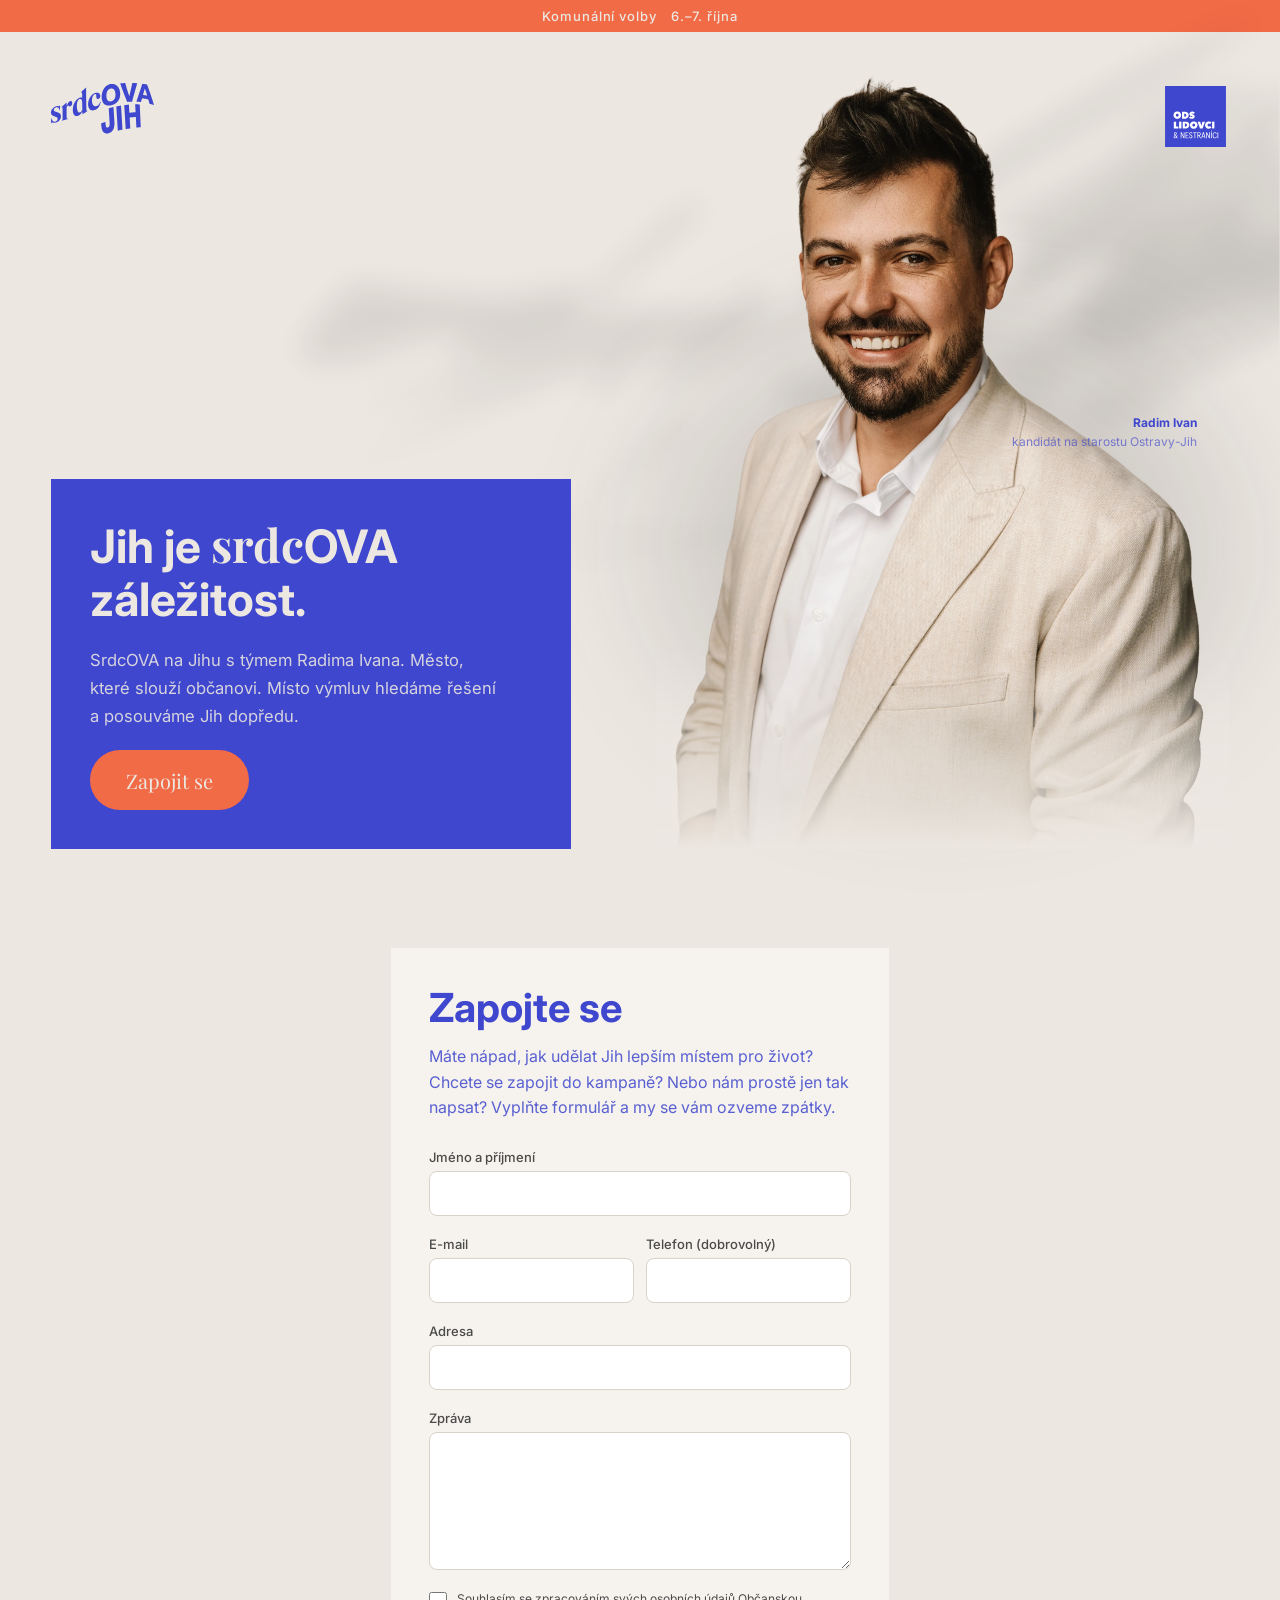
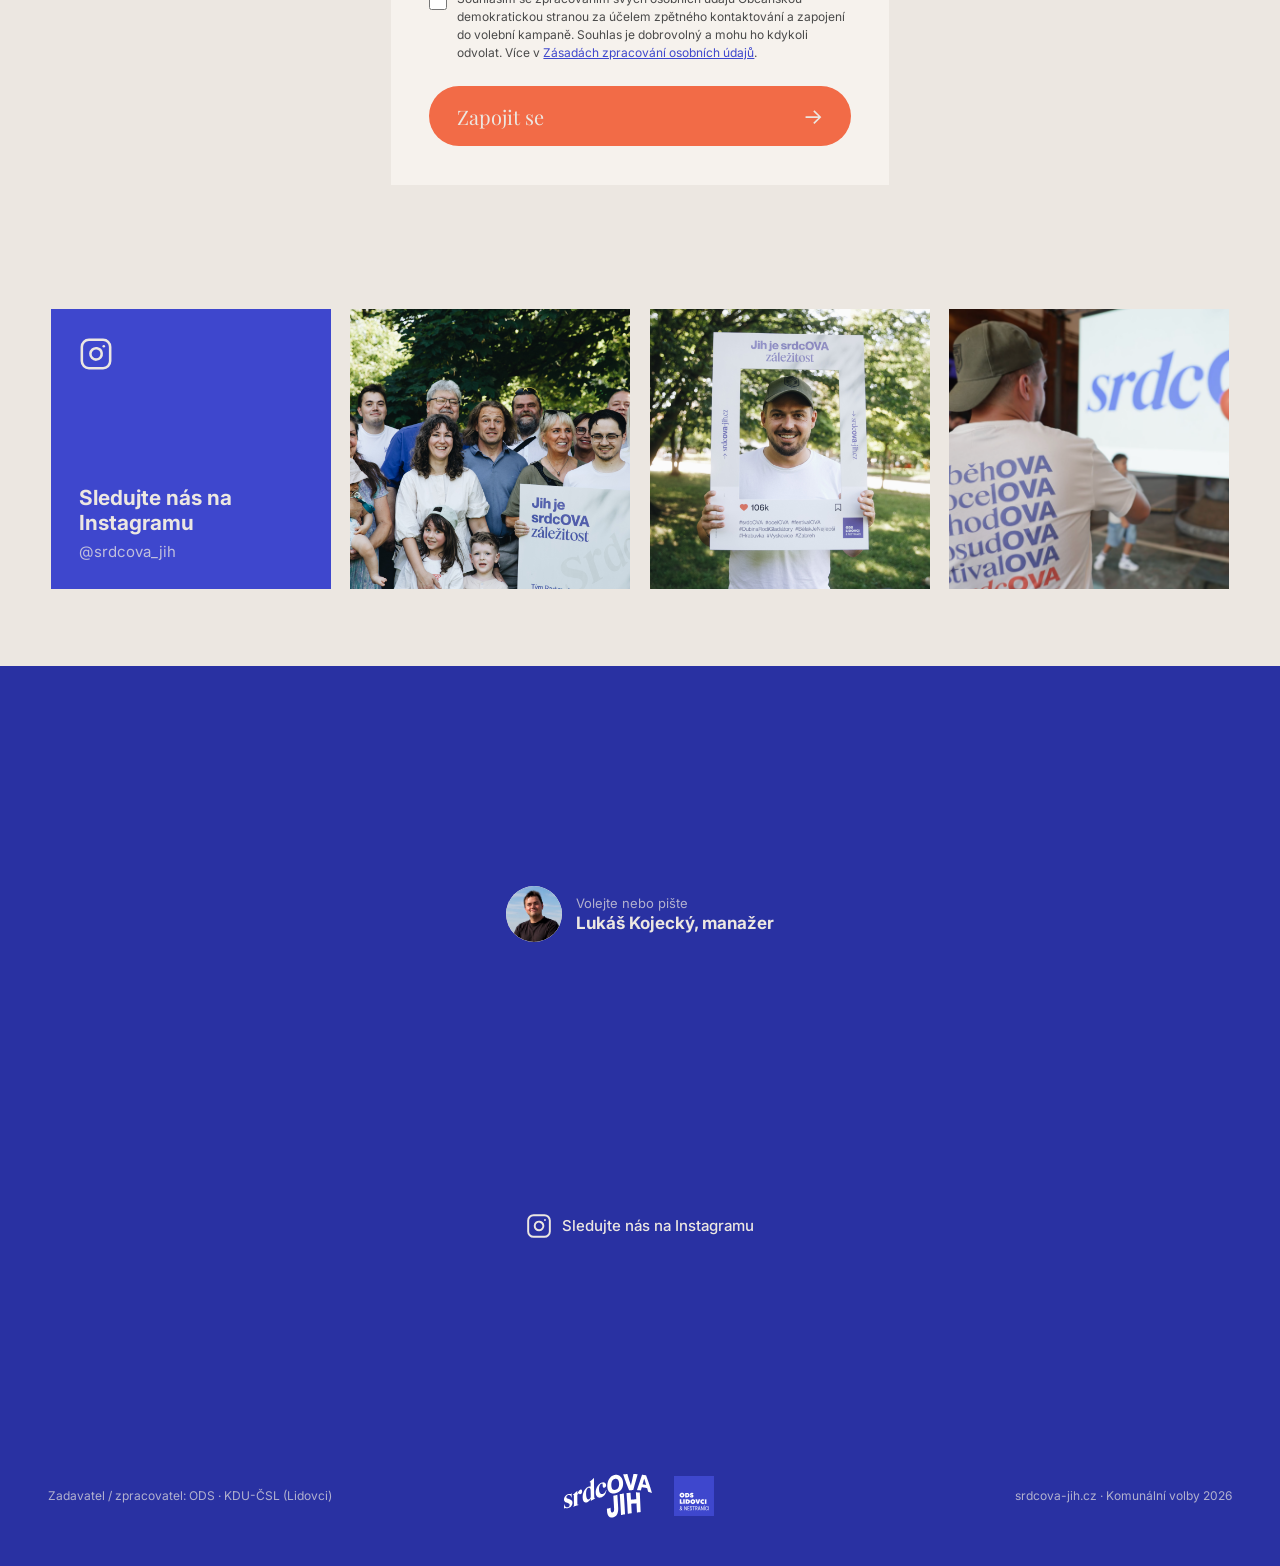
<file: index.html>
<!DOCTYPE html>
<html lang="cs">
<head>
  <meta charset="UTF-8">
  <meta name="viewport" content="width=device-width, initial-scale=1.0">
  <title>srdcOVA JIH — Komunální volby 2026</title>
  <link rel="preconnect" href="https://fonts.googleapis.com">
  <link rel="preconnect" href="https://fonts.gstatic.com" crossorigin>
  <link href="https://fonts.googleapis.com/css2?family=Inter:wght@400;500;700&family=Playfair+Display:ital,wght@0,400;0,700;1,400;1,700&display=swap" rel="stylesheet">
  <link rel="stylesheet" href="style.css?v=6">
  <!-- Instagram embed (Behold) — po aktivaci feedu odkomentuj: -->
  <!-- <script type="module" src="https://w.behold.so/widget.js"></script> -->
</head>
<body>

  <!-- ⓪ PRELOADER — modrá plocha, bílé logo, serif načítání -->
  <div class="preloader" id="preloader" role="status" aria-live="polite" aria-label="Načítání stránky">
    <div class="preloader__inner">
      <img class="preloader__logo" src="assets/logos/logo-srdcova-jih-blue.svg" alt="srdcOVA JIH">
      <div class="preloader__loading">
        <span class="preloader__bar"><span class="preloader__bar-fill"></span></span>
      </div>
    </div>
  </div>

  <!-- ① ALERT PÁSEK ─────────────────────────────────── -->
  <div class="alert-bar" role="note" aria-live="polite">
    <span class="alert-bar__text">Komunální volby&emsp;6.–7. října</span>
  </div>

  <!-- STICKY MENU — objeví se při scrollu pod hero -->
  <header class="sticky-nav" aria-label="Hlavní navigace">
    <a class="sticky-nav__logo" href="#top" aria-label="srdcOVA JIH — zpět nahoru">
      <img src="assets/logos/logo-srdcova-jih-blue.svg" alt="srdcOVA JIH">
    </a>
    <img class="sticky-nav__party" src="assets/logos/logo-srdcova-jih.svg" alt="Koalice ODS, Lidovci a nestraníci">
  </header>

  <!-- ② HERO ────────────────────────────────────────── -->
  <section class="hero" aria-label="Hlavní banner">

    <!-- Vrstva 0: Stín — fullscreen, za vším -->
    <img class="photo-shadow" src="assets/images/shadow.png" alt="">

    <!-- Vrstva 1: Grid — logo + logo strany + karta -->
    <div class="hero__logo">
      <img src="assets/logos/logo-srdcova-jih-blue.svg" alt="srdcOVA JIH">
    </div>

    <div class="hero__party-logo">
      <img src="assets/logos/logo-srdcova-jih.svg" alt="Koalice ODS, Lidovci a nestraníci">
    </div>

    <div class="hero__card">
      <div class="card">
        <h1 class="card__heading">
          Jih je <span class="card__heading-serif">srdc</span><span class="card__heading-ova">OVA</span> záležitost.
        </h1>
        <p class="card__body">
          <span class="rev-line">SrdcOVA na Jihu s&nbsp;týmem Radima Ivana. Město,</span><br class="br-desktop">
          <span class="rev-line">které slouží občanovi. Místo výmluv hledáme řešení</span><br class="br-desktop">
          <span class="rev-line">a posouváme Jih dopředu.</span>
        </p>
        <a href="#zapojit-se" class="card__btn">
          <svg class="btn__stroke" aria-hidden="true" focusable="false">
            <rect class="btn__stroke-rect" width="100%" height="100%" rx="999"/>
          </svg>
          <span class="btn__track" aria-hidden="true">
            <span>Zapojit se</span>
            <span>Zapojit se</span>
          </span>
          <span class="sr-only">Zapojit se</span>
        </a>
      </div>
    </div>

    <!-- Vrstva 2: Wrapper kandidáta (drží místo v gridu) -->
    <div class="hero-photo">
      <!-- Měkký glow stín za postavou -->
      <div class="hero-photo__glow" aria-hidden="true"></div>
      <!-- Fotka kandidáta nad stínem -->
      <img class="hero-photo__img" src="assets/images/kandidat.png" alt="Radim Ivan, kandidát na starostu">
      <!-- Jméno a pozice -->
      <div class="hero-photo__label">
        <span class="hero-photo__name">Radim Ivan</span>
        <span class="hero-photo__role">kandidát na starostu Ostravy-Jih</span>
      </div>
    </div>

  </section>

  <!-- ③ ZAPOJTE SE — kontaktní formulář ────────────────── -->
  <section class="signup" id="zapojit-se" aria-labelledby="signup-title">
    <div class="signup__box">
      <h2 class="signup__title" id="signup-title">Zapojte se</h2>
      <p class="signup__lead">
        Máte nápad, jak udělat Jih lepším místem pro život? Chcete se zapojit
        do kampaně? Nebo nám prostě jen tak napsat? Vyplňte formulář a my se
        vám ozveme zpátky.
      </p>

      <!--
        POZOR: doplňte svůj Formspree endpoint níže.
        Založte formulář na https://formspree.io → zkopírujte ID
        a nahraďte  TVUJ_ENDPOINT  (např. action="https://formspree.io/f/xxxxxxx")
      -->
      <!--
        NAOSTRO: odeber  novalidate  → aktivují se povinná pole (required).
        Teď je vypnuté kvůli náhledu, ať toast naskočí i s prázdným formulářem.
      -->
      <form
        class="signup__form"
        action="https://formspree.io/f/TVUJ_ENDPOINT"
        method="POST"
        novalidate>

        <!-- Jméno -->
        <div class="field">
          <label class="field__label" for="jmeno">Jméno a příjmení</label>
          <input class="field__input" type="text" id="jmeno" name="jmeno"
                 autocomplete="name" required>
        </div>

        <!-- E-mail + telefon vedle sebe -->
        <div class="field-row">
          <div class="field">
            <label class="field__label" for="email">E-mail</label>
            <input class="field__input" type="email" id="email" name="email"
                   autocomplete="email" required>
          </div>
          <div class="field">
            <label class="field__label" for="telefon">Telefon (dobrovolný)</label>
            <input class="field__input" type="tel" id="telefon" name="telefon"
                   autocomplete="tel">
          </div>
        </div>

        <!-- Adresa -->
        <div class="field">
          <label class="field__label" for="adresa">Adresa</label>
          <input class="field__input" type="text" id="adresa" name="adresa"
                 autocomplete="street-address">
        </div>

        <!-- Zpráva -->
        <div class="field">
          <label class="field__label" for="zprava">Zpráva</label>
          <textarea class="field__input field__textarea" id="zprava"
                    name="zprava" rows="5"></textarea>
        </div>

        <!-- Souhlas -->
        <div class="field-consent">
          <input class="field-consent__box" type="checkbox" id="souhlas"
                 name="souhlas" value="ano" required>
          <label class="field-consent__text" for="souhlas">
            Souhlasím se zpracováním svých osobních údajů Občanskou demokratickou
            stranou za účelem zpětného kontaktování a zapojení do volební kampaně.
            Souhlas je dobrovolný a mohu ho kdykoli odvolat. Více v
            <a href="zasady.html" class="field-consent__link" target="_blank" rel="noopener">Zásadách zpracování osobních údajů</a>.
          </label>
        </div>

        <!-- Submit — stejný pill styl jako hero button -->
        <button type="submit" class="signup__btn">
          <svg class="btn__stroke" aria-hidden="true" focusable="false">
            <rect class="btn__stroke-rect" width="100%" height="100%" rx="999"/>
          </svg>
          <span class="signup__btn-label">Zapojit se</span>
          <span class="signup__btn-arrow" aria-hidden="true">→</span>
        </button>
      </form>

    </div>
  </section>

  <!-- SHEET — velký panel vyjede zdola po odeslání, po 5 s sám zmizí -->
  <div class="sheet" hidden>
    <div class="sheet__backdrop"></div>
    <div class="sheet__panel" role="status" aria-live="polite">
      <span class="sheet__grabber" aria-hidden="true"></span>
      <button type="button" class="sheet__close" aria-label="Zavřít">×</button>

      <span class="sheet__icon" aria-hidden="true">
        <svg viewBox="0 0 24 24" fill="none" stroke="currentColor" stroke-width="2.5"
             stroke-linecap="round" stroke-linejoin="round">
          <path d="M20 6 9 17l-5-5"/>
        </svg>
      </span>
      <h3 class="sheet__title">Děkujeme!</h3>
      <p class="sheet__text">
        Vaše zpráva byla odeslána. Ozveme se vám zpátky co nejdříve.
      </p>
      <button type="button" class="sheet__again">Přidat další e-mail</button>
    </div>
  </div>

  <!-- ④ INSTAGRAM — poslední posty ─────────────────────── -->
  <!--
    ══ AUTO-EMBED (auto-aktualizace postů z @srdcova_jih) ══
    Doporučená služba: BEHOLD  (https://behold.so) — free tier, moderní, rychlé.
    Aktivace (jednorázově):
      1) Založ účet na behold.so a připoj Instagram @srdcova_jih
      2) Vytvoř „feed", nastav počet postů = 3 a layout na 1 řádek
      3) Zkopíruj své Feed ID
      4) V <head> (index.html) odkomentuj řádek se scriptem widget.js
      5) Níže odkomentuj <behold-widget…> a vlož své FEED_ID
      6) Smaž blok placeholder dlaždic (.insta__post) pod tím

    Alternativy: SnapWidget (iframe, taky free), Elfsight, EmbedSocial.
    Dokud embed není aktivní, zobrazují se placeholder dlaždice.
  -->
  <section class="insta" aria-label="Instagram srdcOVA JIH">
    <div class="insta__track">

      <!-- 1. blok — tmavě modrá výzva ke sledování -->
      <a class="insta__cta" href="https://www.instagram.com/srdcova_jih/"
         target="_blank" rel="noopener noreferrer">
        <svg class="insta__cta-icon" viewBox="0 0 24 24" fill="none" stroke="currentColor"
             stroke-width="1.8" stroke-linecap="round" stroke-linejoin="round" aria-hidden="true">
          <rect x="2" y="2" width="20" height="20" rx="5" ry="5"/>
          <path d="M16 11.37A4 4 0 1 1 12.63 8 4 4 0 0 1 16 11.37z"/>
          <line x1="17.5" y1="6.5" x2="17.51" y2="6.5"/>
        </svg>
        <span class="insta__cta-title">Sledujte nás na Instagramu</span>
        <span class="insta__cta-handle">@srdcova_jih</span>
      </a>

      <!-- ══ SEM přijde Behold embed (po aktivaci odkomentuj + vlož FEED_ID) ══
      <behold-widget feed-id="VLOZ_FEED_ID" class="insta__embed"></behold-widget>
      -->

      <!-- Posty — fotky z assets/carousel/ (odkaz vede na profil) -->
      <a class="insta__post" href="https://www.instagram.com/srdcova_jih/"
         target="_blank" rel="noopener noreferrer" aria-label="Příspěvek na Instagramu">
        <img src="assets/carousel/carousel1.JPG" alt="" loading="lazy">
      </a>
      <a class="insta__post" href="https://www.instagram.com/srdcova_jih/"
         target="_blank" rel="noopener noreferrer" aria-label="Příspěvek na Instagramu">
        <img src="assets/carousel/carpousel2.JPG" alt="" loading="lazy">
      </a>
      <a class="insta__post" href="https://www.instagram.com/srdcova_jih/"
         target="_blank" rel="noopener noreferrer" aria-label="Příspěvek na Instagramu">
        <img src="assets/carousel/carousel3.png" alt="" loading="lazy">
      </a>

    </div>
  </section>

  <!-- ⑤ FOOTER — kontakt ─────────────────────────────── -->
  <footer class="footer">

    <!-- Střed: kontaktní osoba + velký kontakt (blízko sebe) -->
    <div class="footer__contact">
      <!-- Kontaktní osoba — těsně nad mailem -->
      <div class="footer__person">
        <span class="footer__avatar">
          <img src="assets/people/lukas.png" alt="Lukáš Kojecký">
        </span>
        <span class="footer__person-text">
          <span class="footer__person-small">Volejte nebo pište</span>
          <span class="footer__person-name">Lukáš Kojecký, manažer</span>
        </span>
      </div>

      <a class="footer__email" href="mailto:marketing.kojecky@gmail.com">marketing.kojecky@gmail.com</a>
      <a class="footer__phone" href="tel:+420773488132">+420 773 488 132</a>

      <!-- Instagram -->
      <a class="footer__social" href="https://www.instagram.com/srdcova_jih/" target="_blank"
         rel="noopener noreferrer">
        <svg viewBox="0 0 24 24" fill="none" stroke="currentColor" stroke-width="1.8"
             stroke-linecap="round" stroke-linejoin="round" aria-hidden="true">
          <rect x="2" y="2" width="20" height="20" rx="5" ry="5"/>
          <path d="M16 11.37A4 4 0 1 1 12.63 8 4 4 0 0 1 16 11.37z"/>
          <line x1="17.5" y1="6.5" x2="17.51" y2="6.5"/>
        </svg>
        <span class="footer__social-text">Sledujte nás na Instagramu</span>
      </a>
    </div>

    <!-- Spodní lišta -->
    <div class="footer__bottom">
      <p class="footer__legal footer__legal--left">
        Zadavatel / zpracovatel: ODS · KDU-ČSL (Lidovci)
      </p>

      <div class="footer__logos">
        <!-- Bílá varianta srdcOVA JIH chybí → placeholder přes CSS filtr -->
        <img class="footer__logo footer__logo--white" src="assets/logos/logo-srdcova-jih-blue.svg" alt="srdcOVA JIH">
        <!-- Logo koalice v původních barvách — na tmavším pozadí je vidět -->
        <img class="footer__logo" src="assets/logos/logo-srdcova-jih.svg" alt="Koalice ODS, Lidovci a nestraníci">
      </div>

      <p class="footer__legal footer__legal--right">
        srdcova-jih.cz · Komunální volby 2026
      </p>
    </div>

  </footer>

  <script>
    /* ── Preloader — schová se po načtení (min. doba + pojistka) ── */
    (function () {
      var pre = document.getElementById('preloader');
      if (!pre) return;
      var start = Date.now();
      var MIN = 900;    // ať to neproblikne na rychlém načtení
      var MAX = 4000;   // pojistka — nikdy nezůstat viset
      var done = false;

      function hide() {
        if (done) return;
        done = true;
        pre.classList.add('is-hidden');
        setTimeout(function () {
          if (pre && pre.parentNode) pre.parentNode.removeChild(pre);
        }, 650);
      }

      function finish() {
        var elapsed = Date.now() - start;
        setTimeout(hide, Math.max(0, MIN - elapsed));
      }

      if (document.readyState === 'complete') finish();
      else window.addEventListener('load', finish);
      setTimeout(hide, MAX);
    })();

    /* ── Page load reveal — stagger delays ── */
    (function () {
      // Tělo textu — každý řádek s postupným zpožděním
      document.querySelectorAll('.rev-line').forEach(function (el, i) {
        el.style.setProperty('--delay', (0.5 + i * 0.12) + 's');
      });

      // Button — přijede po posledním řádku textu
      var lineCount = document.querySelectorAll('.rev-line').length;
      var btnDelay  = 0.5 + lineCount * 0.12 + 0.15;
      var btn = document.querySelector('.card__btn');
      if (btn) btn.style.setProperty('--btn-delay', btnDelay + 's');
    })();

    /* ── Buttony – SVG stroke: přesné rozměry přes JS ── */
    (function () {
      // Oba buttony se stroke efektem (hero i formulář)
      const buttons = document.querySelectorAll('.card__btn, .signup__btn');

      buttons.forEach(function (btn) {
        const svg  = btn.querySelector('.btn__stroke');
        const rect = svg && svg.querySelector('.btn__stroke-rect');
        if (!svg || !rect) return;

        function updateStroke() {
          const w  = btn.offsetWidth;
          const h  = btn.offsetHeight;
          const sw = 1;          // stroke-width v px
          const half = sw / 2;   // inset = půl tloušťky, aby linka zůstala uvnitř

          // SVG viewport = přesné rozměry buttonu
          svg.setAttribute('width',  w);
          svg.setAttribute('height', h);

          // Rect insetovaný o half — stroke se tak nevykreslí za hranu buttonu
          const rw = w - sw;
          const rh = h - sw;
          rect.setAttribute('x',      half);
          rect.setAttribute('y',      half);
          rect.setAttribute('width',  rw);
          rect.setAttribute('height', rh);
          rect.setAttribute('rx',     rh / 2);   // skutečný pill radius

          // Přesný obvod insetovaného pillu
          const perimeter = 2 * (rw - rh) + Math.PI * rh;
          btn.style.setProperty('--btn-perimeter', perimeter.toFixed(2));
        }

        updateStroke();
        if (typeof ResizeObserver !== 'undefined') {
          new ResizeObserver(updateStroke).observe(btn);
        }
      });
    })();

    /* ── Formulář – odeslání přes Formspree (AJAX) + bottom sheet ── */
    (function () {
      const form  = document.querySelector('.signup__form');
      const sheet = document.querySelector('.sheet');
      if (!form || !sheet) return;

      const againBtn  = sheet.querySelector('.sheet__again');
      const closeBtn  = sheet.querySelector('.sheet__close');
      const backdrop  = sheet.querySelector('.sheet__backdrop');
      let hideTimer = null;

      function showSheet() {
        sheet.hidden = false;
        // vynutit reflow, aby se spustila slide-up animace
        void sheet.offsetWidth;
        sheet.classList.add('is-visible');

        clearTimeout(hideTimer);
        hideTimer = setTimeout(hideSheet, 5000);   // po 5 s sám zmizí
      }

      function hideSheet() {
        clearTimeout(hideTimer);
        sheet.classList.remove('is-visible');
        // schovat z toku až po doběhnutí animace
        setTimeout(function () { sheet.hidden = true; }, 500);
      }

      function submitSuccess() {
        form.reset();     // formulář zůstává, ale prázdný pro další zprávu
        showSheet();
      }

      form.addEventListener('submit', function (e) {
        e.preventDefault();

        // Placeholder endpoint → ukázat sheet rovnou (náhled)
        if (form.action.indexOf('TVUJ_ENDPOINT') !== -1) {
          submitSuccess();
          return;
        }

        const btn = form.querySelector('.signup__btn');
        if (btn) { btn.disabled = true; btn.style.opacity = '0.6'; }

        fetch(form.action, {
          method: 'POST',
          body: new FormData(form),
          headers: { 'Accept': 'application/json' }
        })
        .then(function (res) {
          if (res.ok) {
            submitSuccess();
          } else {
            throw new Error('Odeslání selhalo');
          }
        })
        .catch(function () {
          alert('Něco se pokazilo. Zkuste to prosím znovu, nebo nás kontaktujte přímo.');
        })
        .finally(function () {
          if (btn) { btn.disabled = false; btn.style.opacity = ''; }
        });
      });

      // "Přidat další e-mail" → zavřít sheet, skočit na první pole formuláře
      if (againBtn) {
        againBtn.addEventListener('click', function () {
          hideSheet();
          const first = form.querySelector('input, textarea');
          if (first) {
            form.scrollIntoView({ behavior: 'smooth', block: 'center' });
            first.focus({ preventScroll: true });
          }
        });
      }

      // Zavřít křížkem, klikem na pozadí, klávesou Esc
      if (closeBtn) closeBtn.addEventListener('click', hideSheet);
      if (backdrop) backdrop.addEventListener('click', hideSheet);
      document.addEventListener('keydown', function (e) {
        if (e.key === 'Escape' && !sheet.hidden) hideSheet();
      });
    })();

    /* ── Button – sound effect na hover ── */
    (function () {
      const btn = document.querySelector('.card__btn');
      if (!btn) return;
      const sound = new Audio('assets/sound-effect/dragon-studio-notification-sound-372474.mp3');
      sound.volume = 0.35;
      btn.addEventListener('mouseenter', function () {
        sound.currentTime = 0;
        sound.play().catch(function () {});
      });
    })();

    /* ── Alert bar – rotace zpráv každých 6 s ── */
    (function () {
      const messages = [
        'Komunální volby 6.–7. října',
        'Kalendář akcí najdete na srdcova-jih.cz',
        'Setkání s Radimem Ivanem — 15. září 18:00, náměstí Jihu',
        'Volební program ke stažení na webu',
        'Zapojte se do kampaně → dobrovolníci vítáni',
      ];
      let idx = 0;
      const el = document.querySelector('.alert-bar__text');
      if (!el) return;

      setInterval(function () {
        el.style.opacity = '0';
        setTimeout(function () {
          idx = (idx + 1) % messages.length;
          el.textContent = messages[idx];
          el.style.opacity = '1';
        }, 320);
      }, 6000);
    })();

    /* ── Rotace kandidátů každé 4 s ── */
    (function () {
      const candidates = [
        {
          img:  'assets/images/kandidat.png',
          name: 'Radim Ivan',
          role: 'kandidát na starostu Ostravy-Jih'
        },
        {
          img:  'assets/images/kandidat-2.png',
          name: 'Michaela Klimšová',
          role: 'kandidátka MO Ostrava-Jih'
        },
        {
          img:  'assets/kandidat-simon.png',
          name: 'Šimon Uruba',
          role: 'kandidát MO Ostrava-Jih'
        }
      ];

      // Předem načíst fotky
      candidates.forEach(function (c) {
        var i = new Image(); i.src = c.img;
      });

      var current = 0;
      var imgEl  = document.querySelector('.hero-photo__img');
      var nameEl = document.querySelector('.hero-photo__name');
      var roleEl = document.querySelector('.hero-photo__role');
      if (!imgEl || !nameEl || !roleEl) return;

      setInterval(function () {
        current = (current + 1) % candidates.length;
        var c = candidates[current];

        // Fade out
        imgEl.style.opacity  = '0';
        nameEl.style.opacity = '0';
        roleEl.style.opacity = '0';

        setTimeout(function () {
          imgEl.src         = c.img;
          nameEl.textContent = c.name;
          roleEl.textContent = c.role;

          // Fade in
          imgEl.style.opacity  = '1';
          nameEl.style.opacity = '1';
          roleEl.style.opacity = '1';
        }, 400);
      }, 4000);
    })();

    /* ── Footer – reveal e-mailu a telefonu znak po znaku ── */
    (function () {
      const footer  = document.querySelector('.footer');
      const targets = document.querySelectorAll('.footer__email, .footer__phone');
      if (!footer || !targets.length) return;

      // Rozdělit text každého odkazu na znaky (href zůstává zachovaný)
      let globalIndex = 0;
      targets.forEach(function (el) {
        const text = el.textContent;
        el.textContent = '';
        for (let i = 0; i < text.length; i++) {
          const span = document.createElement('span');
          span.className = 'char';
          span.textContent = text[i];
          // Postupné zpoždění napříč oběma řádky
          span.style.setProperty('--char-delay', (globalIndex * 0.035) + 's');
          globalIndex++;
          el.appendChild(span);
        }
      });

      // Spustit reveal, až footer vjede do viewportu
      if (typeof IntersectionObserver === 'undefined') {
        footer.classList.add('is-revealed');
        return;
      }
      const observer = new IntersectionObserver(function (entries) {
        entries.forEach(function (entry) {
          if (entry.isIntersecting) {
            footer.classList.add('is-revealed');
            observer.disconnect();
          }
        });
      }, { threshold: 0.35 });
      observer.observe(footer);
    })();

    /* ── Sticky menu – objeví se při scrollu pod hero, schová se u footeru ── */
    (function () {
      const nav    = document.querySelector('.sticky-nav');
      const hero   = document.querySelector('.hero');
      const footer = document.querySelector('.footer');
      if (!nav || !hero) return;

      let ticking = false;
      function update() {
        const heroBottom = hero.getBoundingClientRect().bottom;
        // Menu naskočí, jakmile spodek hero vyjede nad polovinu obrazovky
        const pastHero = heroBottom < window.innerHeight * 0.5;
        // …a schová se, jakmile footer dojede do horní poloviny obrazovky
        const footerReached = footer
          ? footer.getBoundingClientRect().top < window.innerHeight * 0.5
          : false;

        if (pastHero && !footerReached) {
          nav.classList.add('is-visible');
        } else {
          nav.classList.remove('is-visible');
        }
        ticking = false;
      }

      window.addEventListener('scroll', function () {
        if (!ticking) {
          ticking = true;
          requestAnimationFrame(update);
        }
      }, { passive: true });
      update();

      // Klik na logo → plynule nahoru
      const logo = nav.querySelector('.sticky-nav__logo');
      if (logo) {
        logo.addEventListener('click', function (e) {
          e.preventDefault();
          window.scrollTo({ top: 0, behavior: 'smooth' });
        });
      }
    })();
  </script>
</body>
</html>
</file>
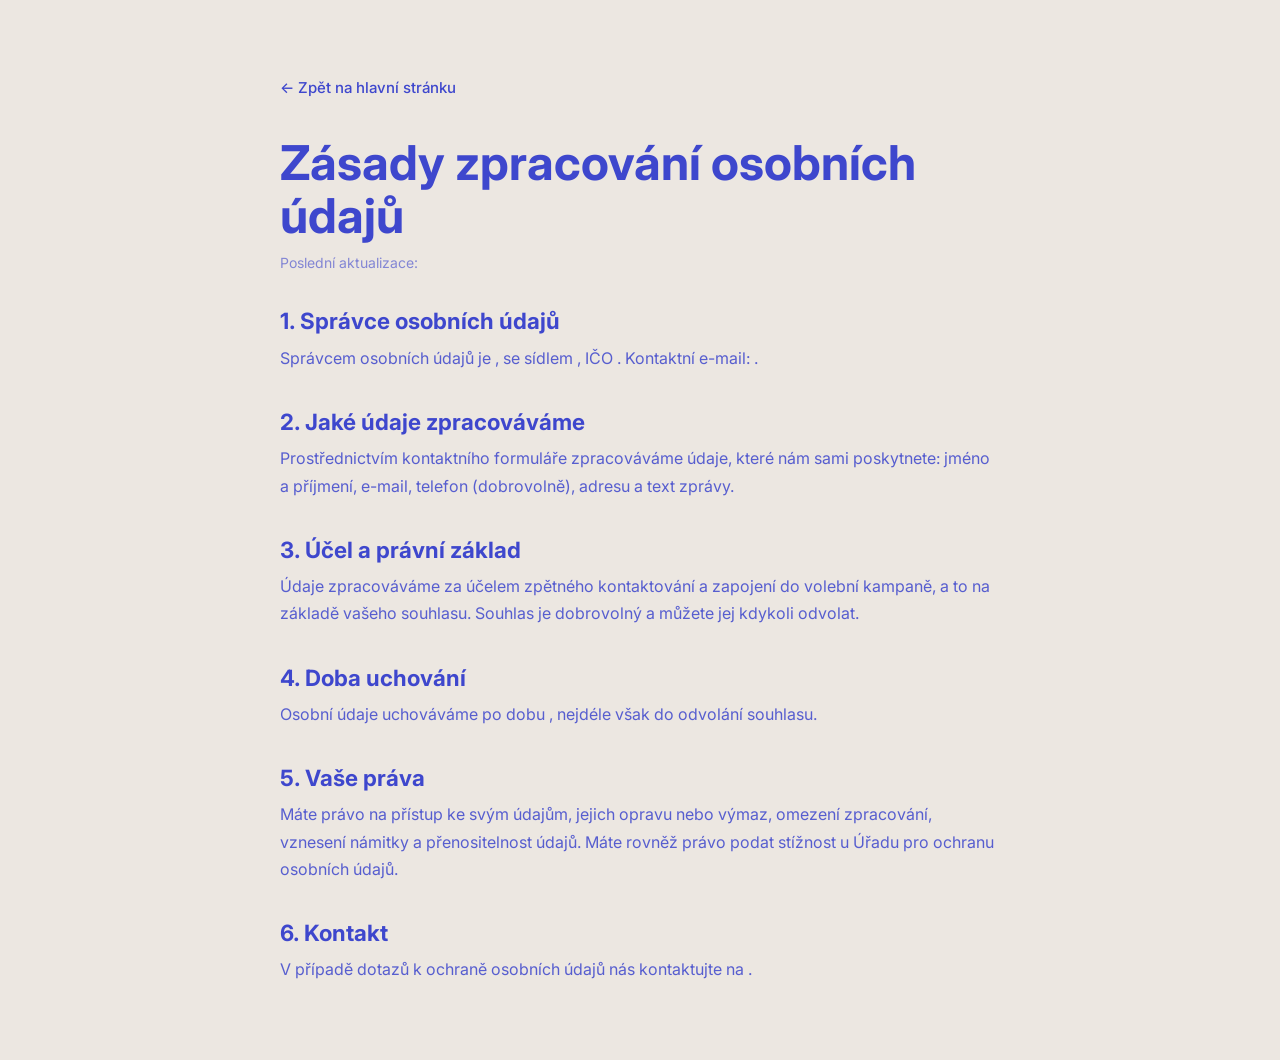
<file: zasady.html>
<!DOCTYPE html>
<html lang="cs">
<head>
  <meta charset="UTF-8">
  <meta name="viewport" content="width=device-width, initial-scale=1.0">
  <title>Zásady zpracování osobních údajů — srdcOVA JIH</title>
  <link rel="preconnect" href="https://fonts.googleapis.com">
  <link rel="preconnect" href="https://fonts.gstatic.com" crossorigin>
  <link href="https://fonts.googleapis.com/css2?family=Inter:wght@400;500;700&family=Playfair+Display:ital,wght@0,400;0,700;1,400;1,700&display=swap" rel="stylesheet">
  <link rel="stylesheet" href="style.css">
</head>
<body>

  <main class="legal-page">
    <div class="legal-page__inner">
      <a class="legal-page__back" href="index.html">← Zpět na hlavní stránku</a>

      <h1 class="legal-page__title">Zásady zpracování osobních údajů</h1>
      <p class="legal-page__updated">Poslední aktualizace: <!-- DOPLNIT datum --></p>

      <!--
        ┌───────────────────────────────────────────────────────────────┐
        │  PLACEHOLDER — obsah doplní zadavatel.                          │
        │  Níže je jednoduchá kostra, kterou stačí přepsat reálnými       │
        │  údaji (správce, účel, doba uchování, práva subjektu údajů…).   │
        └───────────────────────────────────────────────────────────────┘
      -->

      <section class="legal-page__section">
        <h2>1. Správce osobních údajů</h2>
        <p>
          Správcem osobních údajů je <!-- DOPLNIT: název strany / subjektu -->,
          se sídlem <!-- DOPLNIT adresa -->, IČO <!-- DOPLNIT -->.
          Kontaktní e-mail: <!-- DOPLNIT -->.
        </p>
      </section>

      <section class="legal-page__section">
        <h2>2. Jaké údaje zpracováváme</h2>
        <p>
          Prostřednictvím kontaktního formuláře zpracováváme údaje, které nám
          sami poskytnete: jméno a příjmení, e-mail, telefon (dobrovolně),
          adresu a text zprávy.
        </p>
      </section>

      <section class="legal-page__section">
        <h2>3. Účel a právní základ</h2>
        <p>
          Údaje zpracováváme za účelem zpětného kontaktování a zapojení do
          volební kampaně, a to na základě vašeho souhlasu. Souhlas je
          dobrovolný a můžete jej kdykoli odvolat.
        </p>
      </section>

      <section class="legal-page__section">
        <h2>4. Doba uchování</h2>
        <p>
          Osobní údaje uchováváme po dobu <!-- DOPLNIT -->, nejdéle však do
          odvolání souhlasu.
        </p>
      </section>

      <section class="legal-page__section">
        <h2>5. Vaše práva</h2>
        <p>
          Máte právo na přístup ke svým údajům, jejich opravu nebo výmaz,
          omezení zpracování, vznesení námitky a přenositelnost údajů.
          Máte rovněž právo podat stížnost u Úřadu pro ochranu osobních údajů.
        </p>
      </section>

      <section class="legal-page__section">
        <h2>6. Kontakt</h2>
        <p>
          V případě dotazů k&nbsp;ochraně osobních údajů nás kontaktujte na
          <!-- DOPLNIT e-mail -->.
        </p>
      </section>
    </div>
  </main>

</body>
</html>
</file>
<file: style.css>
/* =====================================================
   DESIGN TOKENY
   ===================================================== */
:root {
  --bg:         #ECE7E1;
  --blue:       #3E47CD;
  --coral:      #F26B47;

  --font-sans:  'Inter', sans-serif;
  --font-serif: 'Playfair Display', serif;

  /* Layout helpers */
  --hero-pad:   clamp(1.5rem, 4vw, 3.5rem);
  --card-pad:   clamp(1.5rem, 3vw, 2.75rem);
  --gap:        clamp(1rem, 3vw, 2rem);
}

/* =====================================================
   RESET
   ===================================================== */
*,
*::before,
*::after {
  box-sizing: border-box;
  margin: 0;
  padding: 0;
}

html {
  font-size: 16px;
  -webkit-text-size-adjust: 100%;
  overflow-x: hidden;
}

body {
  background: var(--bg);
  font-family: var(--font-sans);
  color: var(--blue);
  /* Alert bar + hero vyplní celé okno */
  min-height: 100vh;
  min-height: 100svh;
  display: flex;
  flex-direction: column;
  overflow-x: hidden;
}

img {
  display: block;
  max-width: 100%;
  height: auto;
}

/* =====================================================
   PRELOADER — modrá plocha, bílé logo, serif načítání
   ===================================================== */
.preloader {
  position: fixed;
  inset: 0;
  z-index: 9999;
  display: flex;
  align-items: center;
  justify-content: center;
  background: var(--blue);
  opacity: 1;
  transition: opacity 0.6s ease;
}

/* Po načtení — plynule zmizí a přestane blokovat obsah */
.preloader.is-hidden {
  opacity: 0;
  pointer-events: none;
}

.preloader__inner {
  display: flex;
  flex-direction: column;
  align-items: center;
  gap: clamp(2rem, 5vw, 3rem);
  padding: 1.5rem;
  animation: preloader-in 0.7s cubic-bezier(0.22, 1, 0.36, 1) both;
}

@keyframes preloader-in {
  from { opacity: 0; transform: translateY(10px); }
  to   { opacity: 1; transform: translateY(0);    }
}

/* Bílé logo — jednobarevné SVG přebarvené filtrem na čistou bílou */
.preloader__logo {
  width: clamp(150px, 26vw, 240px);
  height: auto;
  filter: brightness(0) invert(1);
}

.preloader__loading {
  display: flex;
  flex-direction: column;
  align-items: center;
  gap: 0.85rem;
}

/* Serif „Načítání" */
.preloader__label {
  font-family: var(--font-serif);
  font-style: italic;
  font-weight: 400;
  font-size: clamp(0.95rem, 2.2vw, 1.15rem);
  letter-spacing: 0.03em;
  color: var(--bg);
  opacity: 0.9;
}

/* Tenká linka + fill (scaleX = GPU, plynulé) */
.preloader__bar {
  position: relative;
  width: clamp(120px, 22vw, 170px);
  height: 2px;
  border-radius: 999px;
  background: rgba(236, 231, 225, 0.22);
  overflow: hidden;
}

.preloader__bar-fill {
  position: absolute;
  inset: 0;
  border-radius: inherit;
  background: var(--bg);
  transform-origin: left center;
  transform: scaleX(0);
  animation: preloader-fill 1.4s cubic-bezier(0.65, 0, 0.35, 1) forwards;
}

@keyframes preloader-fill {
  from { transform: scaleX(0); }
  to   { transform: scaleX(1); }
}

@media (prefers-reduced-motion: reduce) {
  .preloader__inner    { animation: none; }
  .preloader__bar-fill { animation: none; transform: scaleX(1); }
}

/* =====================================================
   REVEAL ANIMACE — page load
   ===================================================== */
@keyframes anim-drop {
  from { opacity: 0; transform: translateY(-22px); }
  to   { opacity: 1; transform: translateY(0); }
}

@keyframes anim-heading {
  from { opacity: 0; transform: translateY(18px); }
  to   { opacity: 1; transform: translateY(0); }
}

@keyframes anim-text-line {
  from { opacity: 0; filter: blur(6px); transform: translateY(10px); }
  to   { opacity: 1; filter: blur(0px); transform: translateY(0); }
}

@keyframes anim-btn-rise {
  from { opacity: 0; transform: translateY(32px); }
  to   { opacity: 1; transform: translateY(0); }
}

/* Loga shora */
.hero__logo {
  animation: anim-drop 0.75s cubic-bezier(0.22, 1, 0.36, 1) 0s both;
}
.hero__party-logo {
  animation: anim-drop 0.75s cubic-bezier(0.22, 1, 0.36, 1) 0.1s both;
}

/* Nadpis */
.card__heading {
  animation: anim-heading 0.7s cubic-bezier(0.22, 1, 0.36, 1) 0.3s both;
}

/* Řádky těla textu — delay nastaví JS */
.rev-line {
  display: inline;
  animation: anim-text-line 0.65s cubic-bezier(0.22, 1, 0.36, 1) var(--delay, 0.5s) both;
}

/* Button — přijíždí jako poslední */
.card__btn {
  animation: anim-btn-rise 0.7s cubic-bezier(0.22, 1, 0.36, 1) var(--btn-delay, 0.9s) both;
}

/* Respektovat prefers-reduced-motion */
@media (prefers-reduced-motion: reduce) {
  .hero__logo,
  .hero__party-logo,
  .card__heading,
  .rev-line,
  .card__btn,
  .photo-shadow {
    animation: none !important;
    opacity: 1 !important;
    filter: none !important;
    transform: none !important;
  }
}

/* =====================================================
   ALERT PÁSEK
   ===================================================== */
.alert-bar {
  background: var(--coral);
  color: var(--bg);
  padding: 0.35rem 1rem;
  flex-shrink: 0;
  display: flex;
  align-items: center;
  justify-content: center;
  min-height: 2rem;
}

.alert-bar__text {
  font-family: var(--font-sans);
  font-weight: 500;
  font-size: clamp(0.7rem, 1.4vw, 0.8125rem);
  letter-spacing: 0.07em;
  display: inline-block;
  transition: opacity 0.3s ease;
  white-space: nowrap;
  overflow: hidden;
  text-overflow: ellipsis;
  max-width: 100%;
}

/* =====================================================
   STICKY MENU — frosted, sjede shora při scrollu pod hero
   ===================================================== */
.sticky-nav {
  position: fixed;
  top: 0;
  left: 0;
  right: 0;
  z-index: 100;
  display: flex;
  align-items: center;
  justify-content: space-between;
  padding: 0.6rem clamp(1.5rem, 4vw, 3.5rem);
  background: rgba(236, 231, 225, 0.6);
  backdrop-filter: blur(14px) saturate(1.3);
  -webkit-backdrop-filter: blur(14px) saturate(1.3);
  border-bottom: 1px solid rgba(62, 71, 205, 0.08);
  transform: translateY(-100%);
  transition: transform 0.45s cubic-bezier(0.22, 1, 0.36, 1);
  will-change: transform;
}

.sticky-nav.is-visible {
  transform: translateY(0);
}

.sticky-nav img {
  display: block;
  width: auto;
}

.sticky-nav__logo {
  display: block;
  line-height: 0;
}

.sticky-nav__logo img {
  height: clamp(2rem, 3.2vw, 2.75rem);
}

.sticky-nav__party {
  height: clamp(2.5rem, 4vw, 3.5rem);
}

@media (prefers-reduced-motion: reduce) {
  .sticky-nav {
    transition: none;
  }
}

/* =====================================================
   HERO — CSS GRID (2 × 2)
   ===================================================== */
/*
  Desktop:
    ┌─────────────┬─────────────┐
    │  logo       │  party-logo │
    │             │             │
    │  card       │  photo      │
    └─────────────┴─────────────┘
*/
.hero {
  flex: 1;
  width: 100%;
  max-width: 1700px;
  margin-inline: auto;
  display: grid;
  grid-template-columns: 1fr 1fr;
  grid-template-rows: auto 1fr;
  grid-template-areas:
    "logo   party-logo"
    "card   photo";
  padding: var(--hero-pad);
  gap: var(--gap);
  background: var(--bg);
  position: relative;
  overflow: visible;
  /* Hero vždy vyplní obrazovku (minus alert pásek) — formulář až na scroll */
  min-height: calc(100vh - 2rem);
  min-height: calc(100svh - 2rem);
}

/* Dekorativní stín listů — full-bleed k pravému okraji viewportu.
   Drží se v horní části; spodek plynule mizí, aby nezasahoval do
   fade overlaye pod fotkou (jinak vznikal viditelný obdélník). */
.photo-shadow {
  position: absolute;
  top: -8%;
  right: calc(50% - 50vw);
  width: 100vw;
  height: 90%;
  object-fit: cover;
  object-position: right top;
  opacity: 0.45;
  transform-origin: 60% 30%;
  animation: shadow-sway 14s ease-in-out infinite;
  pointer-events: none;
  z-index: 0;
  will-change: transform;   /* vlastní GPU vrstva — animace neovlivní sousedy */
  -webkit-mask-image: linear-gradient(to bottom, #000 45%, transparent 80%);
          mask-image: linear-gradient(to bottom, #000 45%, transparent 80%);
}

@keyframes shadow-sway {
  0%, 100% { transform: rotate(0deg)    scale(1);    }
  35%       { transform: rotate(3.5deg)  scale(1.02); }
  70%       { transform: rotate(-2.5deg) scale(0.99); }
}

/* Grid prvky nad dekorativním stínem */
.hero__logo,
.hero__party-logo,
.hero__card {
  position: relative;
  z-index: 1;
}

/* Karta musí být nejvýš — zakrývá foto na mobilu */
.hero__card {
  z-index: 3;
}

/* =====================================================
   LOGO — vlevo nahoře
   ===================================================== */
.hero__logo {
  grid-area: logo;
  align-self: start;
}

.hero__logo img {
  height: clamp(2.5rem, 4vw, 3.5rem);
  width: auto;
}

/* =====================================================
   LOGO STRANY — vpravo nahoře (v gridu)
   ===================================================== */
.hero__party-logo {
  grid-area: party-logo;
  display: flex;
  justify-content: flex-end;
  align-items: flex-start;
}

.hero__party-logo img {
  height: clamp(3.25rem, 5.2vw, 4.55rem);
  width: auto;
}

/* =====================================================
   MODRÁ KARTA — vlevo dole
   ===================================================== */
.hero__card {
  grid-area: card;
  align-self: end;
}

.card {
  background: var(--blue);
  color: var(--bg);
  padding: var(--card-pad);
  border-radius: 0;
  display: flex;
  flex-direction: column;
  gap: 1.25rem;
  max-width: 520px;
  /* Vlastní GPU vrstva — box se při scrollu nepřekresluje (žádný jitter
     pod proskleným sticky menu) */
  transform: translateZ(0);
  backface-visibility: hidden;
}

.card__label {
  font-family: var(--font-sans);
  font-weight: 500;
  font-size: clamp(0.6875rem, 1vw, 0.8125rem);
  letter-spacing: 0.02em;
  opacity: 0.65;
}

.card__heading {
  font-family: var(--font-sans);
  font-weight: 700;
  font-size: clamp(1.75rem, 3.6vw, 3rem);
  line-height: 1.15;
  color: var(--bg);
}

/* „srdc" prefix — Playfair Display */
.card__heading-serif {
  font-family: var(--font-serif);
  font-weight: 700;
}

/* „OVA" — Inter 700, kapitálky */
.card__heading-ova {
  font-family: var(--font-sans);
  font-weight: 700;
  text-transform: uppercase;
  letter-spacing: 0.02em;
}

.word-rotate {
  display: inline-block;
  transition: opacity 0.22s ease, transform 0.22s ease;
}

.card__body {
  font-family: var(--font-sans);
  font-weight: 400;
  font-size: clamp(0.875rem, 1.3vw, 1.0625rem);
  line-height: 1.7;
  color: var(--bg);
  opacity: 0.88;
}

/* Ruční zalomení jen na širších screenech; na mobilu přirozené zalomení */
.br-desktop {
  display: none;
}

@media (min-width: 601px) {
  .br-desktop {
    display: inline;
  }
}

/* BUTTON — pill, var(--coral) pozadí, var(--bg) text, Playfair */
.card__btn {
  align-self: flex-start;
  display: inline-flex;
  align-items: flex-start;
  justify-content: center;
  background: var(--coral);
  color: var(--bg);
  font-family: var(--font-serif);
  font-weight: 400;
  font-size: 1.25rem;
  height: 60px;
  padding: 0 2.25rem;
  border-radius: 999px;
  position: relative;
  text-decoration: none;
  transition:
    background 0.3s ease,
    color      0.3s ease;
}

.card__btn:hover {
  background: var(--blue);
  color: #ffffff;
}

.card__btn:focus-visible {
  outline: 3px solid var(--bg);
  outline-offset: 3px;
}

/* SVG stroke — kreslí se dokola při hoveru */
.btn__stroke {
  position: absolute;
  inset: 0;
  pointer-events: none;
  overflow: visible;
}

.btn__stroke-rect {
  fill: none;
  stroke: var(--bg);
  stroke-width: 1;
  stroke-dasharray:  var(--btn-perimeter, 0);
  stroke-dashoffset: var(--btn-perimeter, 0);
  transition: stroke-dashoffset 0.7s cubic-bezier(0.76, 0, 0.24, 1);
}

.card__btn:hover .btn__stroke-rect {
  stroke-dashoffset: 0;
}

/* Slide efekt — dvojitý text, posun nahoru při hoveru */
.card__btn {
  overflow: hidden;
}

.btn__track {
  display: flex;
  flex-direction: column;
  transition: transform 0.45s cubic-bezier(0.76, 0, 0.24, 1);
}

.btn__track span {
  display: flex;
  align-items: center;
  height: 60px;
}

.card__btn:hover .btn__track {
  transform: translateY(-60px);
}

/* Přístupný skrytý text pro screen readery */
.sr-only {
  position: absolute;
  width: 1px;
  height: 1px;
  padding: 0;
  margin: -1px;
  overflow: hidden;
  clip: rect(0,0,0,0);
  white-space: nowrap;
  border: 0;
}

/* =====================================================
   PHOTO WRAPPER — wrapper v gridu, shadow + foto uvnitř
   ===================================================== */
.hero-photo {
  grid-area: photo;
  position: relative;
  overflow: visible;   /* glow může přetéct do stran */
  z-index: 2;
  isolation: isolate;  /* vlastní stacking context — shadow-sway ho neovlivní */
  align-self: stretch; /* wrapper roztáhne až k dolnímu okraji hero */
}

/* Fade overlay — spodní část foto splyne s pozadím */
.hero-photo::after {
  content: '';
  position: absolute;
  bottom: 0;
  left: 0;
  right: 0;
  height: 30%;
  background: linear-gradient(
    to bottom,
    rgba(236, 231, 225, 0)   0%,
    rgba(236, 231, 225, 0.7) 60%,
    rgba(236, 231, 225, 1)   100%
  );
  pointer-events: none;
  z-index: 2;
}

/* Měkký CSS glow — za postavou, uvnitř wrapperu */
.hero-photo__glow {
  position: absolute;
  left: -15%;
  right: -15%;
  top: 10%;
  bottom: 0;
  background: radial-gradient(ellipse at center,
    rgba(60, 60, 60, 0.32) 0%,
    rgba(60, 60, 60, 0) 70%);
  filter: blur(40px);
  pointer-events: none;
  z-index: 0;
}

/* Fotka kandidáta nad glowem — bottom-anchored, nad hlavou vždy vzduch */
.hero-photo__img {
  position: absolute;
  bottom: 0;
  left: 50%;
  transform: translateX(-50%);
  height: auto;
  max-height: 122%;   /* desktop: fotka o 30 % větší (94 % × 1.3) */
  width: auto;
  max-width: 100%;
  object-fit: contain;
  object-position: bottom center;
  pointer-events: none;
  z-index: 1;
  transition: opacity 0.4s ease;
}

.hero-photo__name,
.hero-photo__role {
  transition: opacity 0.4s ease;
}

/* Jméno a pozice kandidáta — vpravo, cca 1/3 výšky */
.hero-photo__label {
  position: absolute;
  top: 35%;
  right: 2rem;
  display: flex;
  flex-direction: column;
  gap: 0.2rem;
  text-align: right;
  z-index: 3;  /* nad fade overlayem (::after = 2) */
}

.hero-photo__name {
  font-family: var(--font-sans);
  font-size: 12px;
  font-weight: 700;
  color: var(--blue);
  line-height: 1.3;
}

.hero-photo__role {
  font-family: var(--font-sans);
  font-size: 12px;
  font-weight: 400;
  color: var(--blue);
  opacity: 0.65;
  line-height: 1.3;
}

/* =====================================================
   RESPONZIVITA
   ===================================================== */

/*
  Tablet ≤ 900px:
    ┌──────────┬──────────┐
    │  logo    │party-logo│
    ├──────────┴──────────┤
    │       photo         │
    ├─────────────────────┤
    │        card         │
    └─────────────────────┘
*/
@media (max-width: 900px) {
  .hero {
    grid-template-columns: 1fr 1fr;
    grid-template-rows: auto 1fr auto;
    grid-template-areas:
      "logo  party-logo"
      ".     ."
      "card  card";
    min-height: 100svh;
    min-height: 100vh;
    padding-bottom: 0;
  }

  /* Stín nepulzuje na mobilu + glow bez blur */
  .photo-shadow {
    animation: none;
    will-change: auto;
  }

  .hero-photo__glow {
    filter: none;
  }

  .card {
    max-width: 100%;
  }

  /* Foto vypadne z gridu — absolutně přes celý hero, edge-to-edge */
  .hero-photo {
    position: absolute;
    top: 0;
    left: 0;
    right: 0;
    bottom: 0;
    min-height: auto;
    isolation: isolate;
  }

  .hero-photo__img {
    height: auto;
    max-height: 82%;
    max-width: 70%;   /* ať fotka nezabírá celou šířku */
    left: 50%;
    transform: translateX(-50%);
  }

  /* Label — vpravo, pod menu, zalomit na dva řádky */
  .hero-photo__label {
    top: clamp(5.5rem, 18vw, 8rem);
    right: 1.25rem;
    bottom: auto;
    left: auto;
    transform: none;
    max-width: clamp(100px, 30vw, 150px);
  }

  /* Karta — padding od spodního okraje telefonu */
  .card {
    padding-bottom: calc(var(--card-pad) + env(safe-area-inset-bottom, 0.75rem));
  }
}

@media (max-width: 600px) {
  /* Explicitní výška — hero vyplní obrazovku i s další sekcí pod ním.
     Alert (~2rem) + hero = jedna obrazovka bez scrollu. */
  .hero {
    min-height: calc(100svh - 2rem);
    padding: 1.25rem 1.25rem 1.5rem;   /* spodní padding — box dýchá */
    gap: 0.75rem;
  }

  /* Foto za kartou, bottom-anchored; nahoře prostor pod menu */
  .hero-photo {
    top: 0;
    bottom: 0;
    height: auto;
    padding-top: 0;
  }

  .hero-photo__img {
    max-height: 92%;   /* výš — vidět víc z fotky (bottom-anchored) */
    max-width: none;   /* neomezovat šířkou, jinak foto zůstane malé */
    width: auto;
    bottom: 12%;       /* zvednout postavu nad modrý box (víc než jen hlava) */
  }

  .card__btn {
    align-self: stretch;
    text-align: center;
  }
}

/* Velmi malé displeje ≤ 380px */
@media (max-width: 380px) {
  .hero-photo__img {
    max-height: 88%;
    bottom: 10%;
  }
}

/* =====================================================
   ZAPOJTE SE — kontaktní formulář
   ===================================================== */
.signup {
  min-height: 100svh;
  min-height: 100vh;
  display: flex;
  align-items: center;
  justify-content: center;
  padding: clamp(1.5rem, 4vw, 3rem);
  background: var(--bg);
}

.signup__box {
  background: #F6F2ED;
  width: 100%;
  max-width: 498px;
  border-radius: 0;
  padding: clamp(1.5rem, 3vw, 2.5rem);
}

.signup__title {
  font-family: var(--font-sans);
  font-weight: 700;
  font-size: clamp(1.75rem, 4vw, 2.5rem);
  line-height: 1.1;
  color: var(--blue);
}

.signup__lead {
  font-family: var(--font-sans);
  font-weight: 400;
  font-size: clamp(0.875rem, 1.4vw, 1rem);
  line-height: 1.6;
  color: var(--blue);
  opacity: 0.85;
  margin-top: 0.85rem;
}

/* ── Formulář ── */
.signup__form {
  display: flex;
  flex-direction: column;
  gap: 20px;
  width: 100%;
  margin-top: 1.75rem;
}

.field {
  display: flex;
  flex-direction: column;
  gap: 6px;
}

.field__label {
  font-family: var(--font-sans);
  font-weight: 500;
  font-size: 0.8125rem;
  color: #4a4a4a;
}

.field__input {
  font-family: var(--font-sans);
  font-size: 0.9375rem;
  color: var(--blue);
  background: #ffffff;
  border: 1px solid #d9d2c8;
  border-radius: 8px;
  padding: 12px;
  width: 100%;
  transition: border-color 0.2s ease, box-shadow 0.2s ease;
}

.field__input::placeholder {
  color: #9a9a9a;
}

.field__input:focus {
  outline: none;
  border-color: var(--blue);
  box-shadow: 0 0 0 3px rgba(62, 71, 205, 0.12);
}

.field__textarea {
  resize: vertical;
  min-height: 120px;
  line-height: 1.5;
}

/* Dvojice e-mail / telefon */
.field-row {
  display: grid;
  grid-template-columns: 1fr 1fr;
  gap: 12px;
}

/* ── Souhlas ── */
.field-consent {
  display: flex;
  align-items: flex-start;
  gap: 10px;
}

.field-consent__box {
  flex-shrink: 0;
  width: 18px;
  height: 18px;
  margin-top: 2px;
  accent-color: var(--blue);
  cursor: pointer;
}

.field-consent__text {
  font-family: var(--font-sans);
  font-weight: 400;
  font-size: 0.75rem;
  line-height: 1.5;
  color: #4a4a4a;
  cursor: pointer;
}

.field-consent__link {
  color: var(--blue);
  text-decoration: underline;
}

/* ── Submit button — pill, stejný jako hero ── */
.signup__btn {
  position: relative;
  display: flex;
  align-items: center;
  justify-content: space-between;
  width: 100%;
  height: 60px;
  padding: 0 1.75rem;
  margin-top: 0.25rem;
  background: var(--coral);
  color: var(--bg);
  font-family: var(--font-serif);
  font-weight: 400;
  font-size: 1.25rem;
  border: none;
  border-radius: 999px;
  cursor: pointer;
  overflow: hidden;
  transition:
    background 0.3s ease,
    color      0.3s ease;
}

.signup__btn:hover {
  background: var(--blue);
  color: #ffffff;
}

.signup__btn:focus-visible {
  outline: 3px solid var(--bg);
  outline-offset: 3px;
}

.signup__btn-label,
.signup__btn-arrow {
  position: relative;
  z-index: 1;
}

.signup__btn-arrow {
  font-family: var(--font-sans);
  font-size: 1.35rem;
  transition: transform 0.3s ease;
}

.signup__btn:hover .signup__btn-arrow {
  transform: translateX(4px);
}

/* Souhlas checkbox — červené orámování při neplatnosti po odeslání */
.signup__btn .btn__stroke-rect {
  stroke: var(--bg);
}

.signup__btn:hover .btn__stroke-rect {
  stroke-dashoffset: 0;
}

/* Formulář se schová jen když má atribut hidden (přebít display:flex) */
.signup__form[hidden] {
  display: none;
}

/* =====================================================
   BOTTOM SHEET — Apple-style panel zdola (success)
   ===================================================== */
.sheet {
  position: fixed;
  inset: 0;
  z-index: 200;
  display: flex;
  align-items: center;
  justify-content: center;
}

/* Skrytý sheet nesmí překrývat stránku (přebít display:flex) */
.sheet[hidden] {
  display: none;
}

/* Ztmavlé pozadí */
.sheet__backdrop {
  position: absolute;
  inset: 0;
  background: rgba(20, 20, 40, 0.45);
  opacity: 0;
  transition: opacity 0.5s ease;
}

.sheet.is-visible .sheet__backdrop {
  opacity: 1;
}

/* Panel — vycentrovaný dialog (desktop) */
.sheet__panel {
  position: relative;
  width: 100%;
  max-width: 500px;
  margin: 1.5rem;
  max-height: calc(100vh - 3rem);
  overflow-y: auto;
  background: #F6F2ED;
  border-radius: 28px;
  padding: clamp(2.5rem, 4vw, 3.5rem) clamp(1.75rem, 4vw, 3rem);
  box-shadow: 0 24px 70px rgba(20, 20, 40, 0.28);
  display: flex;
  flex-direction: column;
  align-items: center;
  justify-content: center;
  text-align: center;
  opacity: 0;
  transform: translateY(14px) scale(0.98);
  transition: transform 0.5s cubic-bezier(0.32, 0.72, 0, 1), opacity 0.45s ease;
  will-change: transform, opacity;
}

.sheet.is-visible .sheet__panel {
  opacity: 1;
  transform: translateY(0) scale(1);
}

/* Grabber (táhlo) dává smysl jen u bottom-sheetu na telefonu */
.sheet__grabber {
  display: none;
}

.sheet__close {
  position: absolute;
  top: 1.1rem;
  right: 1.25rem;
  width: 34px;
  height: 34px;
  font-size: 1.5rem;
  line-height: 1;
  color: var(--blue);
  background: rgba(62, 71, 205, 0.08);
  border: none;
  border-radius: 50%;
  cursor: pointer;
  transition: background 0.2s ease;
}

.sheet__close:hover {
  background: rgba(62, 71, 205, 0.16);
}

.sheet__icon {
  display: flex;
  align-items: center;
  justify-content: center;
  width: 59px;
  height: 59px;
  border-radius: 50%;
  background: var(--coral);
  color: var(--bg);
  margin-bottom: 1.25rem;
  animation: sheet-pop 0.5s cubic-bezier(0.22, 1, 0.36, 1) 0.15s both;
}

.sheet__icon svg {
  width: 31px;
  height: 31px;
}

@keyframes sheet-pop {
  from { opacity: 0; transform: scale(0.5); }
  to   { opacity: 1; transform: scale(1); }
}

.sheet__title {
  font-family: var(--font-sans);
  font-weight: 700;
  font-size: clamp(1.75rem, 5vw, 2.75rem);
  color: var(--blue);
  line-height: 1.1;
}

.sheet__text {
  font-family: var(--font-sans);
  font-weight: 400;
  font-size: clamp(0.9375rem, 2vw, 1.125rem);
  color: var(--blue);
  opacity: 0.8;
  line-height: 1.6;
  max-width: 420px;
  margin-top: 0.85rem;
}

/* Primární — Přidat další e-mail (konverze) */
.sheet__again {
  margin-top: 2rem;
  font-family: var(--font-serif);
  font-weight: 400;
  font-size: 1.125rem;
  color: var(--bg);
  background: var(--coral);
  border: none;
  border-radius: 999px;
  padding: 0.9rem 2.25rem;
  cursor: pointer;
  transition: background 0.25s ease;
}

.sheet__again:hover {
  background: var(--blue);
}

.sheet__again:focus-visible {
  outline: 3px solid var(--blue);
  outline-offset: 3px;
}

@media (prefers-reduced-motion: reduce) {
  .sheet__panel,
  .sheet__backdrop { transition: none; }
  .sheet__icon { animation: none; }
}

/* Telefon — success zpět jako bottom-sheet (vyjede zdola) */
@media (max-width: 600px) {
  .sheet {
    align-items: flex-end;
  }

  .sheet__panel {
    max-width: 640px;
    margin: 0;
    min-height: 52svh;
    max-height: 92svh;
    border-radius: 28px 28px 0 0;
    padding: clamp(2rem, 5vw, 3.5rem) clamp(1.5rem, 4vw, 3rem) clamp(2.5rem, 5vw, 4rem);
    box-shadow: 0 -12px 50px rgba(20, 20, 40, 0.25);
    opacity: 1;
    transform: translateY(100%);
  }

  .sheet.is-visible .sheet__panel {
    opacity: 1;
    transform: translateY(0);
  }

  /* Grabber zpět nahoře */
  .sheet__grabber {
    display: block;
    position: absolute;
    top: 12px;
    left: 50%;
    transform: translateX(-50%);
    width: 40px;
    height: 5px;
    border-radius: 999px;
    background: rgba(62, 71, 205, 0.25);
  }
}

/* Mobil — dvojice pod sebe, sekce scrollovatelná */
@media (max-width: 600px) {
  .signup {
    min-height: 100svh;
    align-items: flex-start;
    padding: 2rem 1.25rem;
  }

  .field-row {
    grid-template-columns: 1fr;
  }
}

/* =====================================================
   INSTAGRAM — carousel posledních postů
   ===================================================== */
.insta {
  background: var(--bg);
  /* Horizontální odsazení na sekci — spolehlivé i pro scroll kontejner */
  padding: clamp(2.5rem, 6vw, 5rem) var(--hero-pad);
}

/* Desktop — grid 4 sloupců, vyplní šířku obsahu (zarovnané na 1700px grid) */
.insta__track {
  display: grid;
  grid-template-columns: repeat(4, 1fr);
  gap: clamp(0.75rem, 1.5vw, 1.25rem);
  max-width: 1700px;
  margin-inline: auto;
}

.insta__track::-webkit-scrollbar {
  display: none;           /* WebKit (pro mobilní carousel) */
}

/* Společné rozměry dlaždic — čtverec, ostré rohy */
.insta__cta,
.insta__post {
  aspect-ratio: 1 / 1;
  border-radius: 0;
  overflow: hidden;
  text-decoration: none;
}

/* 1. blok — tmavě modrá výzva */
.insta__cta {
  display: flex;
  flex-direction: column;
  align-items: flex-start;
  justify-content: flex-end;
  gap: 0.4rem;
  padding: clamp(1.25rem, 2.5vw, 1.75rem);
  background: var(--blue);
  color: var(--bg);
  transition: background 0.25s ease;
}

.insta__cta:hover {
  background: #2931A2;
}

.insta__cta-icon {
  width: 34px;
  height: 34px;
  margin-bottom: auto;   /* ikona nahoře, text dole */
}

.insta__cta-title {
  font-family: var(--font-sans);
  font-weight: 700;
  font-size: clamp(1.05rem, 2vw, 1.3rem);
  line-height: 1.2;
}

.insta__cta-handle {
  font-family: var(--font-sans);
  font-weight: 400;
  font-size: 0.9375rem;
  opacity: 0.75;
}

/* Post — placeholder / obrázek */
.insta__post {
  position: relative;
  display: block;
  background: #DED7CE;   /* placeholder pozadí, dokud není obrázek */
}

.insta__post img {
  width: 100%;
  height: 100%;
  object-fit: cover;
  transition: transform 0.4s cubic-bezier(0.22, 1, 0.36, 1);
}

.insta__post:hover img {
  transform: scale(1.05);
}

/* Behold embed — zabírá zbytek gridu vedle CTA bloku (sloupce 2–4) */
.insta__embed {
  grid-column: 2 / -1;
  min-width: 0;
}

/* Mobil — mřížka 2×2 (2 dlaždice na řádek, bez scrollování) */
@media (max-width: 600px) {
  .insta__track {
    display: grid;
    grid-template-columns: repeat(2, 1fr);
    gap: 0.75rem;
    max-width: none;
    overflow: visible;
  }

  .insta__cta,
  .insta__post {
    width: auto;   /* šířku řídí grid */
  }

  /* Behold embed (po aktivaci) přes oba sloupce */
  .insta__embed {
    grid-column: 1 / -1;
  }
}

/* =====================================================
   FOOTER — kontakt
   ===================================================== */
.footer {
  background: #2931A2;
  color: var(--bg);
  min-height: 100svh;
  min-height: 100vh;
  display: flex;
  flex-direction: column;
  justify-content: space-between;
  gap: clamp(2rem, 6vw, 4rem);
  padding: clamp(1.5rem, 4vw, 3rem);
}

/* ── Kontaktní osoba — nad mailem, s odstupem ── */
.footer__person {
  display: flex;
  align-items: center;
  justify-content: center;
  gap: 14px;
  margin-bottom: clamp(1.5rem, 3.5vw, 2.5rem);
}

.footer__avatar {
  flex-shrink: 0;
  width: 56px;
  height: 56px;
  border-radius: 50%;
  background: var(--bg);
  overflow: hidden;
  display: block;
}

.footer__avatar img {
  width: 100%;
  height: 100%;
  object-fit: cover;
  border-radius: 50%;
  display: block;
}

.footer__person-text {
  display: flex;
  flex-direction: column;
  gap: 2px;
  text-align: left;   /* "Volejte nebo pište" zarovnané doleva */
}

.footer__person-small {
  font-family: var(--font-sans);
  font-weight: 400;
  font-size: 0.8125rem;
  opacity: 0.7;
}

.footer__person-name {
  font-family: var(--font-sans);
  font-weight: 700;
  font-size: 1.0625rem;
}

/* ── Střed: velký kontakt ── */
.footer__contact {
  flex: 1;
  display: flex;
  flex-direction: column;
  align-items: center;
  justify-content: center;
  gap: clamp(0.5rem, 1.5vw, 1rem);
  text-align: center;
}

.footer__email {
  font-family: var(--font-serif);
  font-weight: 400;
  font-size: clamp(2rem, 6vw, 5rem);
  line-height: 1.1;
  color: var(--bg);
  text-decoration: underline;
  text-underline-offset: 0.1em;
  text-transform: lowercase;
  word-break: break-word;
  max-width: 100%;
  transition: color 0.25s ease;
}

.footer__phone {
  font-family: var(--font-serif);
  font-weight: 400;
  font-size: clamp(1.75rem, 5vw, 4.25rem);
  line-height: 1.1;
  color: var(--bg);
  text-decoration: underline;
  text-underline-offset: 0.1em;
  transition: color 0.25s ease;
}

/* Hover — z bílé na oranžovou z identity */
.footer__email:hover,
.footer__phone:hover {
  color: var(--coral);
}

/* ── Instagram ── */
.footer__social {
  display: inline-flex;
  align-items: center;
  gap: 0.6rem;
  margin-top: clamp(1rem, 3vw, 1.75rem);
  color: var(--bg);
  text-decoration: none;
  transition: color 0.25s ease;
}

.footer__social svg {
  width: 26px;
  height: 26px;
  flex-shrink: 0;
  transition: transform 0.25s ease;
}

.footer__social-text {
  font-family: var(--font-sans);
  font-weight: 500;
  font-size: 0.9375rem;
}

.footer__social:hover {
  color: var(--coral);
}

.footer__social:hover svg {
  transform: translateY(-2px);
}

.footer__social:focus-visible {
  outline: 3px solid var(--bg);
  outline-offset: 3px;
  border-radius: 4px;
}

/* Reveal znak po znaku — spustí se, až footer vjede do viewportu */
.footer__email .char,
.footer__phone .char {
  display: inline-block;
  opacity: 0;
  transform: translateY(0.45em);
  transition: opacity 0.4s ease, transform 0.4s ease;
  transition-delay: var(--char-delay, 0s);
}

.footer.is-revealed .char {
  opacity: 1;
  transform: none;
}

@media (prefers-reduced-motion: reduce) {
  .footer__email .char,
  .footer__phone .char {
    opacity: 1;
    transform: none;
    transition: none;
  }
}

.footer__email:focus-visible,
.footer__phone:focus-visible {
  outline: 3px solid var(--bg);
  outline-offset: 4px;
}

/* ── Spodní lišta ── */
.footer__bottom {
  display: flex;
  align-items: center;
  justify-content: space-between;
  gap: 1.5rem;
}

.footer__legal {
  font-family: var(--font-sans);
  font-weight: 400;
  font-size: 0.75rem;
  line-height: 1.5;
  opacity: 0.7;
  flex: 1;
}

.footer__legal--right {
  text-align: right;
}

.footer__logos {
  display: flex;
  align-items: center;
  gap: 1.25rem;
  flex-shrink: 0;
}

.footer__logo {
  height: 2.75rem;
  width: auto;
  display: block;
}

.footer__logo--white {
  /* Placeholder: přebarvení modrého SVG na bílé, dokud nedodáš bílou variantu */
  filter: brightness(0) invert(1);
}

/* ── Responzivita ── */
@media (max-width: 600px) {
  .footer {
    min-height: 100svh;
    gap: 2.5rem;
    padding: 2rem 1.25rem;
  }

  .footer__bottom {
    flex-direction: column;
    align-items: center;
    text-align: center;
    gap: 1.25rem;
  }

  .footer__legal,
  .footer__legal--right {
    text-align: center;
    flex: none;
  }

  .footer__logos {
    order: -1;   /* loga nahoře nad legal texty */
  }

  /* E-mail vždy na jeden řádek — velikost dopočítaná z šířky obrazovky */
  .footer__email {
    white-space: nowrap;
    word-break: normal;
    font-size: calc((100vw - 2.5rem) / 16);
  }
}

/* =====================================================
   LEGAL PAGE — zásady zpracování osobních údajů
   ===================================================== */
.legal-page {
  background: var(--bg);
  min-height: 100vh;
  padding: clamp(2rem, 6vw, 5rem) clamp(1.25rem, 4vw, 3rem);
}

.legal-page__inner {
  max-width: 720px;
  margin-inline: auto;
}

.legal-page__back {
  display: inline-block;
  font-family: var(--font-sans);
  font-weight: 500;
  font-size: 0.9375rem;
  color: var(--blue);
  text-decoration: none;
  margin-bottom: 2.5rem;
  transition: color 0.25s ease;
}

.legal-page__back:hover {
  color: var(--coral);
}

.legal-page__title {
  font-family: var(--font-sans);
  font-weight: 700;
  font-size: clamp(1.75rem, 5vw, 3rem);
  line-height: 1.1;
  color: var(--blue);
}

.legal-page__updated {
  font-family: var(--font-sans);
  font-size: 0.875rem;
  color: var(--blue);
  opacity: 0.6;
  margin-top: 0.75rem;
}

.legal-page__section {
  margin-top: 2.25rem;
}

.legal-page__section h2 {
  font-family: var(--font-sans);
  font-weight: 700;
  font-size: clamp(1.125rem, 2.5vw, 1.4rem);
  color: var(--blue);
  margin-bottom: 0.65rem;
}

.legal-page__section p {
  font-family: var(--font-sans);
  font-weight: 400;
  font-size: 1rem;
  line-height: 1.7;
  color: var(--blue);
  opacity: 0.85;
}
</file>
